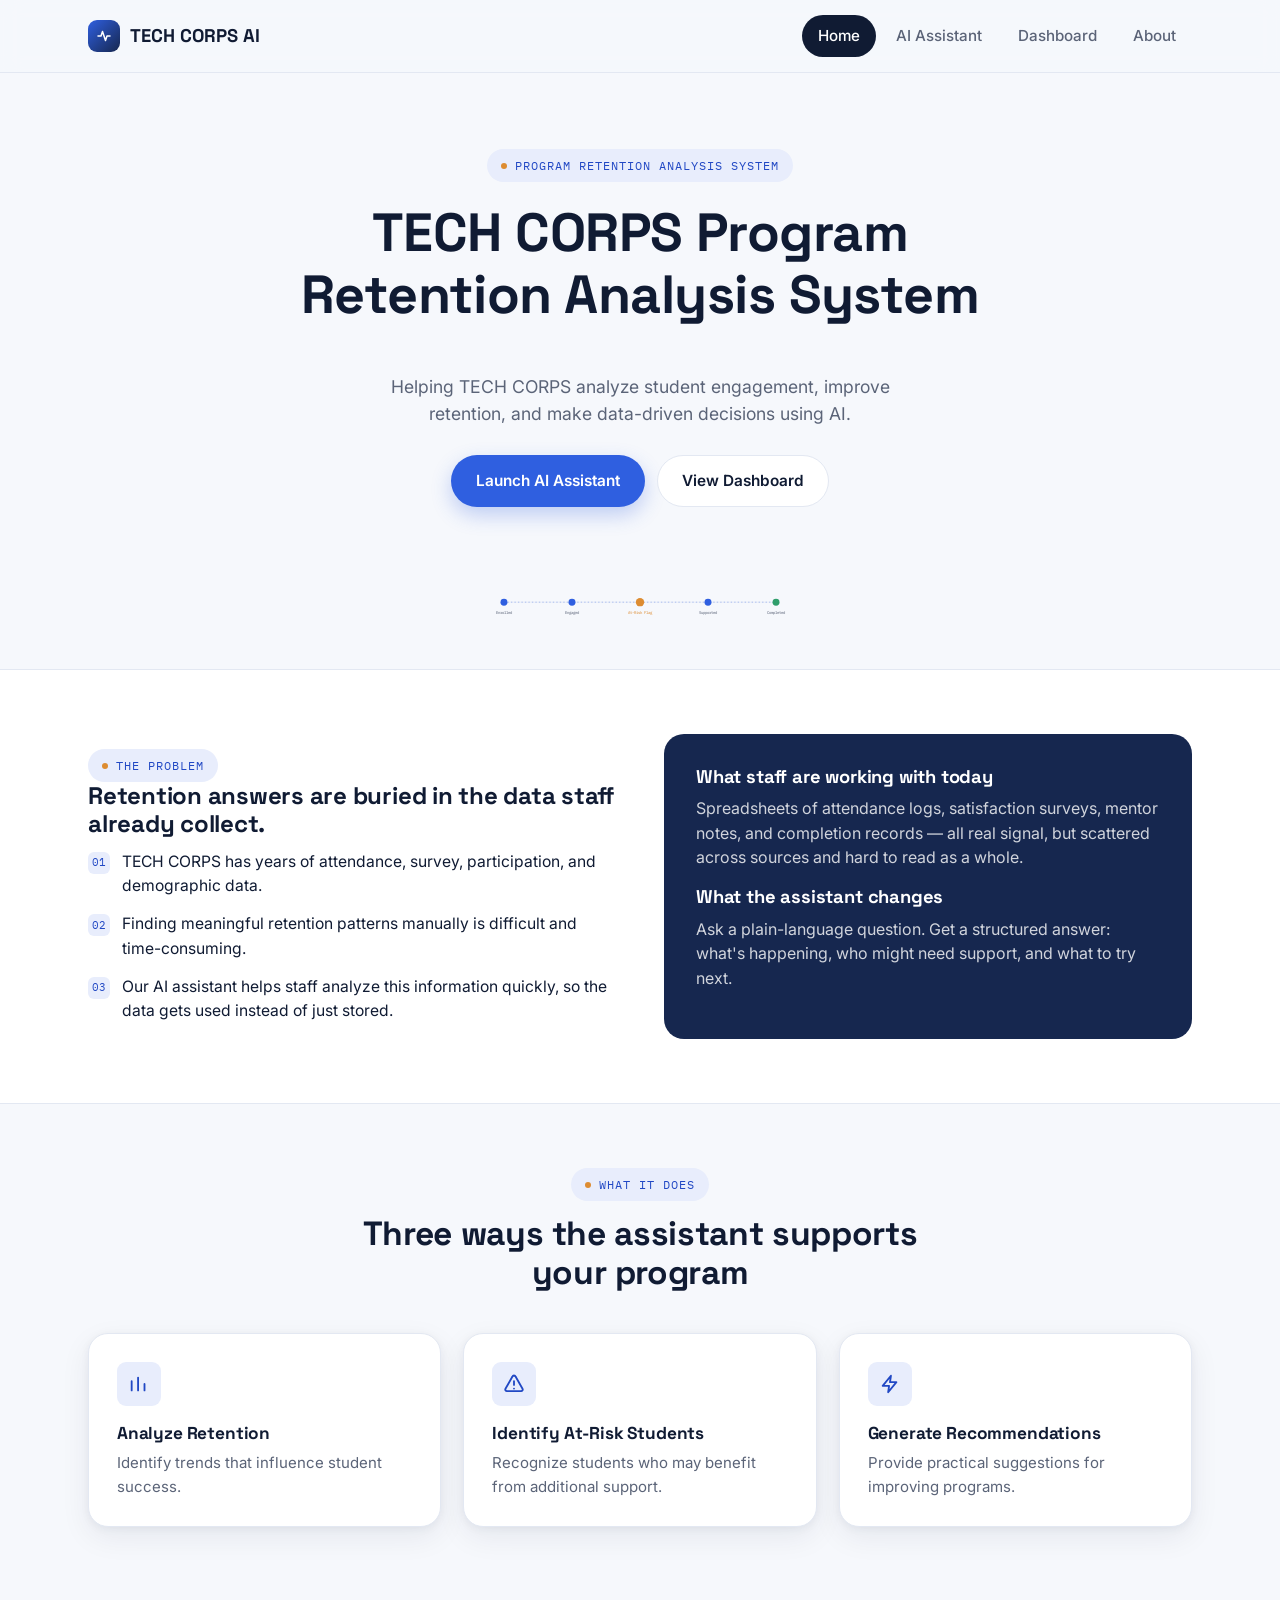
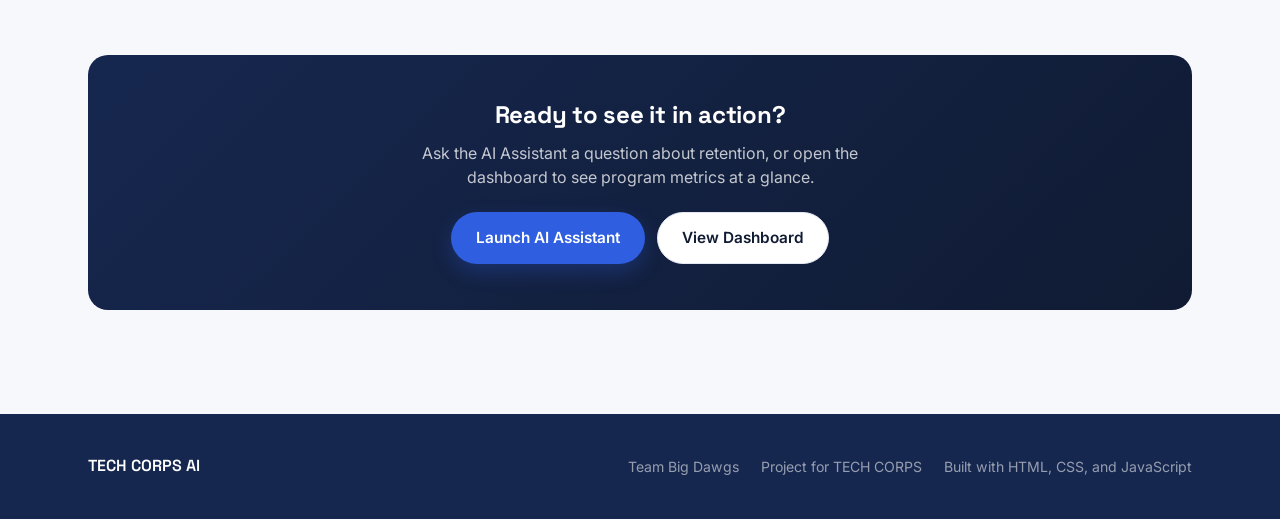
<file: index.html>
<!DOCTYPE html>
<html lang="en">
<head>
  <meta charset="UTF-8" />
  <meta name="viewport" content="width=device-width, initial-scale=1.0" />
  <title>TECH CORPS AI — Program Retention Analysis System</title>
  <meta name="description" content="AI-powered retention analysis for TECH CORPS staff, coordinators, and mentors." />
  <link rel="stylesheet" href="style.css" />
</head>
<body>

  <!-- ============================== NAVIGATION ============================== -->
  <header class="site-nav">
    <div class="container">
      <a href="index.html" class="nav-brand">
        <span class="brand-mark">
          <svg viewBox="0 0 24 24" fill="none" xmlns="http://www.w3.org/2000/svg">
            <path d="M4 12h4l2-6 4 12 2-6h4" stroke="white" stroke-width="2" stroke-linecap="round" stroke-linejoin="round"/>
          </svg>
        </span>
        TECH CORPS AI
      </a>
      <nav>
        <ul class="nav-links">
          <li><a href="index.html">Home</a></li>
          <li><a href="chatbot.html">AI Assistant</a></li>
          <li><a href="dashboard.html">Dashboard</a></li>
          <li><a href="about.html">About</a></li>
        </ul>
      </nav>
      <button class="nav-toggle" aria-label="Toggle navigation" aria-expanded="false">
        <span></span>
      </button>
    </div>
  </header>

  <!-- ============================== HERO ============================== -->
  <section class="hero">
    <div class="container">
      <span class="eyebrow"><span class="dot"></span> Program Retention Analysis System</span>
      <h1>TECH CORPS Program Retention Analysis System</h1>
      <p class="lede">Helping TECH CORPS analyze student engagement, improve retention, and make data-driven decisions using AI.</p>
      <div class="hero-actions">
        <a href="chatbot.html" class="btn btn-primary">Launch AI Assistant</a>
        <a href="dashboard.html" class="btn btn-secondary">View Dashboard</a>
      </div>

      <!-- Signature visual: a student's path through the program. This
           same "pathway" idea reappears as a quiet divider on the other
           pages, so the retention story threads through the whole site. -->
      <div class="pathway">
        <svg viewBox="0 0 860 130" xmlns="http://www.w3.org/2000/svg" role="img" aria-label="Student journey from enrollment to program completion, with an at-risk stage flagged">
          <line x1="40" y1="55" x2="820" y2="55" stroke="var(--color-line)" stroke-width="2"/>
          <line x1="40" y1="55" x2="820" y2="55" stroke="var(--color-blue)" stroke-width="2" stroke-dasharray="4 6" opacity="0.5"/>

          <g>
            <circle cx="40" cy="55" r="10" style="fill:var(--color-blue)"/>
            <text x="40" y="90" text-anchor="middle" style="font-family:var(--font-mono); font-size:12px; fill:var(--color-slate)">Enrolled</text>
          </g>
          <g>
            <circle cx="235" cy="55" r="10" style="fill:var(--color-blue)"/>
            <text x="235" y="90" text-anchor="middle" style="font-family:var(--font-mono); font-size:12px; fill:var(--color-slate)">Engaged</text>
          </g>
          <g>
            <circle cx="430" cy="55" r="12" style="fill:var(--color-amber)"/>
            <text x="430" y="90" text-anchor="middle" style="font-family:var(--font-mono); font-size:12px; fill:var(--color-amber)">At-Risk Flag</text>
          </g>
          <g>
            <circle cx="625" cy="55" r="10" style="fill:var(--color-blue)"/>
            <text x="625" y="90" text-anchor="middle" style="font-family:var(--font-mono); font-size:12px; fill:var(--color-slate)">Supported</text>
          </g>
          <g>
            <circle cx="820" cy="55" r="10" style="fill:var(--color-green)"/>
            <text x="820" y="90" text-anchor="middle" style="font-family:var(--font-mono); font-size:12px; fill:var(--color-slate)">Completed</text>
          </g>
        </svg>
      </div>
    </div>
  </section>

  <!-- ============================== PROBLEM ============================== -->
  <section class="problem">
    <div class="container problem-grid">
      <div>
        <span class="eyebrow"><span class="dot"></span> The Problem</span>
        <h2>Retention answers are buried in the data staff already collect.</h2>
        <ul class="problem-list">
          <li><span class="marker">01</span> TECH CORPS has years of attendance, survey, participation, and demographic data.</li>
          <li><span class="marker">02</span> Finding meaningful retention patterns manually is difficult and time-consuming.</li>
          <li><span class="marker">03</span> Our AI assistant helps staff analyze this information quickly, so the data gets used instead of just stored.</li>
        </ul>
      </div>
      <div class="problem-panel">
        <h3>What staff are working with today</h3>
        <p>Spreadsheets of attendance logs, satisfaction surveys, mentor notes, and completion records — all real signal, but scattered across sources and hard to read as a whole.</p>
        <h3>What the assistant changes</h3>
        <p>Ask a plain-language question. Get a structured answer: what's happening, who might need support, and what to try next.</p>
      </div>
    </div>
  </section>

  <!-- ============================== FEATURES ============================== -->
  <section class="features">
    <div class="container">
      <div class="section-head">
        <span class="eyebrow"><span class="dot"></span> What It Does</span>
        <h2>Three ways the assistant supports your program</h2>
      </div>
      <div class="feature-grid">
        <div class="card">
          <div class="card-icon">
            <svg viewBox="0 0 24 24" fill="none" xmlns="http://www.w3.org/2000/svg">
              <path d="M4 19V9M11 19V5M18 19v-7" stroke="currentColor" stroke-width="2" stroke-linecap="round"/>
            </svg>
          </div>
          <h3>Analyze Retention</h3>
          <p>Identify trends that influence student success.</p>
        </div>
        <div class="card">
          <div class="card-icon">
            <svg viewBox="0 0 24 24" fill="none" xmlns="http://www.w3.org/2000/svg">
              <path d="M12 9v4m0 4h.01M10.3 3.9L2.7 17.1a1.8 1.8 0 001.55 2.7h15.5a1.8 1.8 0 001.55-2.7L13.7 3.9a1.8 1.8 0 00-3.4 0z" stroke="currentColor" stroke-width="2" stroke-linecap="round" stroke-linejoin="round"/>
            </svg>
          </div>
          <h3>Identify At-Risk Students</h3>
          <p>Recognize students who may benefit from additional support.</p>
        </div>
        <div class="card">
          <div class="card-icon">
            <svg viewBox="0 0 24 24" fill="none" xmlns="http://www.w3.org/2000/svg">
              <path d="M13 3L4 14h7l-1 7 9-11h-7l1-7z" stroke="currentColor" stroke-width="2" stroke-linecap="round" stroke-linejoin="round"/>
            </svg>
          </div>
          <h3>Generate Recommendations</h3>
          <p>Provide practical suggestions for improving programs.</p>
        </div>
      </div>
    </div>
  </section>

  <!-- ============================== CTA ============================== -->
  <section>
    <div class="container">
      <div class="cta-band">
        <h2>Ready to see it in action?</h2>
        <p>Ask the AI Assistant a question about retention, or open the dashboard to see program metrics at a glance.</p>
        <div class="hero-actions">
          <a href="chatbot.html" class="btn btn-primary">Launch AI Assistant</a>
          <a href="dashboard.html" class="btn btn-secondary">View Dashboard</a>
        </div>
      </div>
    </div>
  </section>

  <!-- ============================== FOOTER ============================== -->
  <footer class="site-footer">
    <div class="container footer-grid">
      <span class="footer-brand">TECH CORPS AI</span>
      <div class="footer-meta">
        <span>Team Big Dawgs</span>
        <span>Project for TECH CORPS</span>
        <span>Built with HTML, CSS, and JavaScript</span>
      </div>
    </div>
  </footer>

  <script src="script.js"></script>
</body>
</html>
</file>
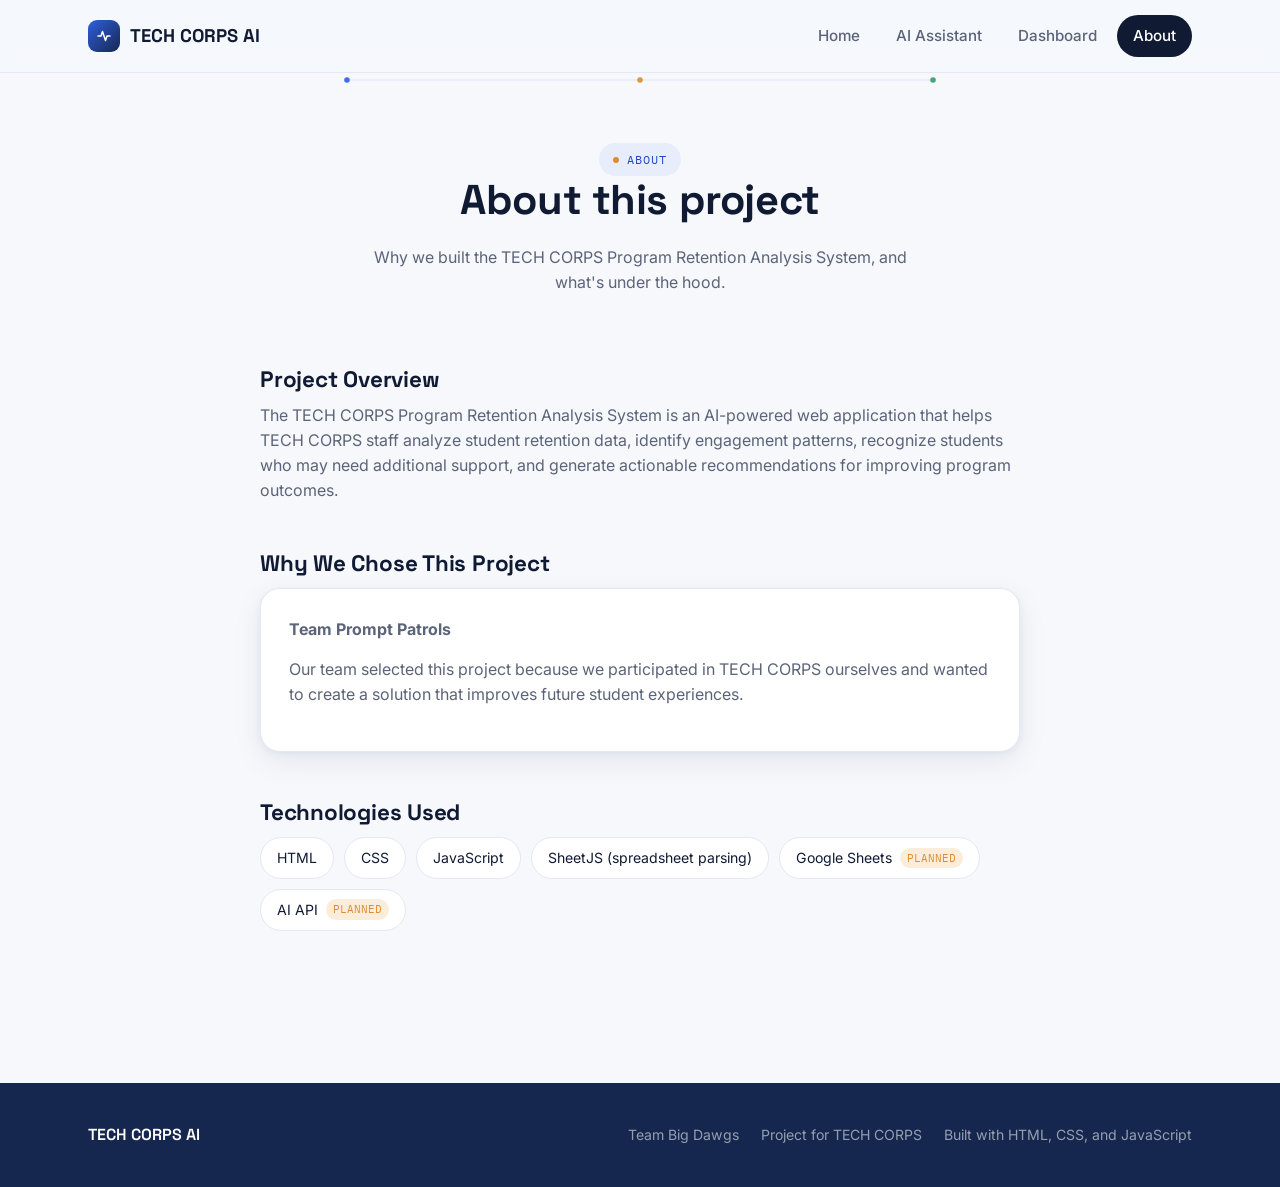
<file: about.html>
<!DOCTYPE html>
<html lang="en">
<head>
  <meta charset="UTF-8" />
  <meta name="viewport" content="width=device-width, initial-scale=1.0" />
  <title>About — TECH CORPS AI</title>
  <meta name="description" content="About the TECH CORPS Program Retention Analysis System and the team behind it." />
  <link rel="stylesheet" href="style.css" />
</head>
<body>

  <!-- ============================== NAVIGATION ============================== -->
  <header class="site-nav">
    <div class="container">
      <a href="index.html" class="nav-brand">
        <span class="brand-mark">
          <svg viewBox="0 0 24 24" fill="none" xmlns="http://www.w3.org/2000/svg">
            <path d="M4 12h4l2-6 4 12 2-6h4" stroke="white" stroke-width="2" stroke-linecap="round" stroke-linejoin="round"/>
          </svg>
        </span>
        TECH CORPS AI
      </a>
      <nav>
        <ul class="nav-links">
          <li><a href="index.html">Home</a></li>
          <li><a href="chatbot.html">AI Assistant</a></li>
          <li><a href="dashboard.html">Dashboard</a></li>
          <li><a href="about.html">About</a></li>
        </ul>
      </nav>
      <button class="nav-toggle" aria-label="Toggle navigation" aria-expanded="false">
        <span></span>
      </button>
    </div>
  </header>

  <div class="container">
    <div class="pathway-divider">
      <svg viewBox="0 0 860 20" xmlns="http://www.w3.org/2000/svg" aria-hidden="true" style="width:100%; max-width:600px; margin:0 auto; display:block;">
        <line x1="10" y1="10" x2="850" y2="10" stroke="var(--color-line)" stroke-width="2"/>
        <circle cx="10" cy="10" r="4" style="fill:var(--color-blue)"/>
        <circle cx="430" cy="10" r="4" style="fill:var(--color-amber)"/>
        <circle cx="850" cy="10" r="4" style="fill:var(--color-green)"/>
      </svg>
    </div>
  </div>

  <!-- ============================== PAGE HEADER ============================== -->
  <section class="page-header">
    <div class="container">
      <span class="eyebrow"><span class="dot"></span> About</span>
      <h1>About this project</h1>
      <p class="lede">Why we built the TECH CORPS Program Retention Analysis System, and what's under the hood.</p>
    </div>
  </section>

  <!-- ============================== CONTENT ============================== -->
  <section>
    <div class="container">

      <div class="about-block">
        <h2>Project Overview</h2>
        <p>The TECH CORPS Program Retention Analysis System is an AI-powered web application that helps TECH CORPS staff analyze student retention data, identify engagement patterns, recognize students who may need additional support, and generate actionable recommendations for improving program outcomes.</p>
      </div>

      <div class="about-block">
        <h2>Why We Chose This Project</h2>
        <div class="team-card">
          <p><strong>Team Prompt Patrols</strong></p>
          <p>Our team selected this project because we participated in TECH CORPS ourselves and wanted to create a solution that improves future student experiences.</p>
        </div>
      </div>

      <div class="about-block">
        <h2>Technologies Used</h2>
        <ul class="tech-list">
          <li>HTML</li>
          <li>CSS</li>
          <li>JavaScript</li>
          <li>SheetJS (spreadsheet parsing)</li>
          <li>Google Sheets <span class="planned">Planned</span></li>
          <li>AI API <span class="planned">Planned</span></li>
        </ul>
      </div>

    </div>
  </section>

  <!-- ============================== FOOTER ============================== -->
  <footer class="site-footer">
    <div class="container footer-grid">
      <span class="footer-brand">TECH CORPS AI</span>
      <div class="footer-meta">
        <span>Team Big Dawgs</span>
        <span>Project for TECH CORPS</span>
        <span>Built with HTML, CSS, and JavaScript</span>
      </div>
    </div>
  </footer>

  <script src="script.js"></script>
</body>
</html>
</file>
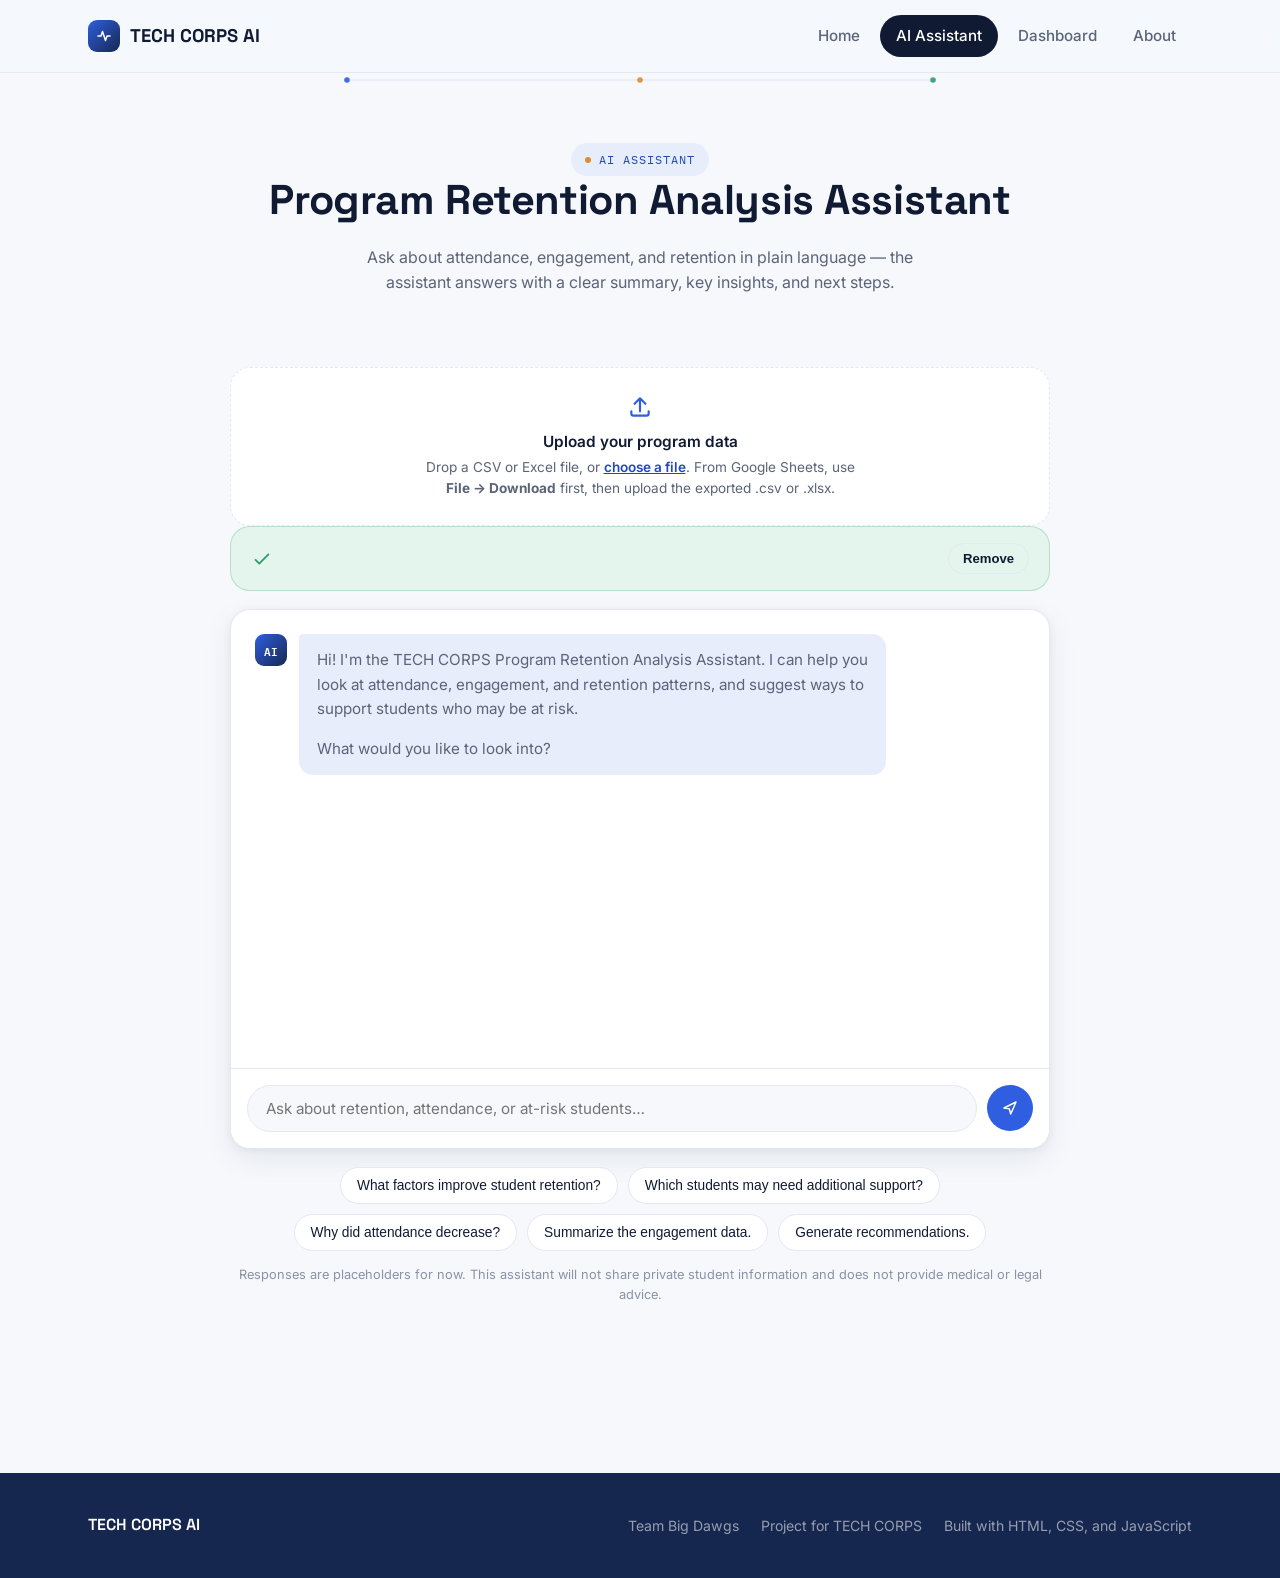
<file: chatbot.html>
<!DOCTYPE html>
<html lang="en">
<head>
  <meta charset="UTF-8" />
  <meta name="viewport" content="width=device-width, initial-scale=1.0" />
  <title>AI Assistant — TECH CORPS AI</title>
  <meta name="description" content="Ask the TECH CORPS Program Retention Analysis Assistant about attendance, engagement, and retention." />
  <link rel="stylesheet" href="style.css" />
</head>
<body>

  <!-- ============================== NAVIGATION ============================== -->
  <header class="site-nav">
    <div class="container">
      <a href="index.html" class="nav-brand">
        <span class="brand-mark">
          <svg viewBox="0 0 24 24" fill="none" xmlns="http://www.w3.org/2000/svg">
            <path d="M4 12h4l2-6 4 12 2-6h4" stroke="white" stroke-width="2" stroke-linecap="round" stroke-linejoin="round"/>
          </svg>
        </span>
        TECH CORPS AI
      </a>
      <nav>
        <ul class="nav-links">
          <li><a href="index.html">Home</a></li>
          <li><a href="chatbot.html">AI Assistant</a></li>
          <li><a href="dashboard.html">Dashboard</a></li>
          <li><a href="about.html">About</a></li>
        </ul>
      </nav>
      <button class="nav-toggle" aria-label="Toggle navigation" aria-expanded="false">
        <span></span>
      </button>
    </div>
  </header>

  <!-- Quiet echo of the homepage's pathway motif, used here as a section divider -->
  <div class="container">
    <div class="pathway-divider">
      <svg viewBox="0 0 860 20" xmlns="http://www.w3.org/2000/svg" aria-hidden="true" style="width:100%; max-width:600px; margin:0 auto; display:block;">
        <line x1="10" y1="10" x2="850" y2="10" stroke="var(--color-line)" stroke-width="2"/>
        <circle cx="10" cy="10" r="4" style="fill:var(--color-blue)"/>
        <circle cx="430" cy="10" r="4" style="fill:var(--color-amber)"/>
        <circle cx="850" cy="10" r="4" style="fill:var(--color-green)"/>
      </svg>
    </div>
  </div>

  <!-- ============================== PAGE HEADER ============================== -->
  <section class="page-header">
    <div class="container">
      <span class="eyebrow"><span class="dot"></span> AI Assistant</span>
      <h1>Program Retention Analysis Assistant</h1>
      <p class="lede">Ask about attendance, engagement, and retention in plain language — the assistant answers with a clear summary, key insights, and next steps.</p>
    </div>
  </section>

  <!-- ============================== CHAT ============================== -->
  <section>
    <div class="container">
      <div class="chat-shell">

        <!-- ============================== DATA UPLOAD ============================== -->
        <div class="upload-panel">
          <div class="upload-zone" id="uploadZone" tabindex="0" role="button" aria-label="Upload a spreadsheet">
            <svg viewBox="0 0 24 24" fill="none" xmlns="http://www.w3.org/2000/svg" class="upload-icon">
              <path d="M12 16V4m0 0L7 9m5-5l5 5" stroke="currentColor" stroke-width="2" stroke-linecap="round" stroke-linejoin="round"/>
              <path d="M4 16v2a2 2 0 002 2h12a2 2 0 002-2v-2" stroke="currentColor" stroke-width="2" stroke-linecap="round" stroke-linejoin="round"/>
            </svg>
            <p class="upload-title">Upload your program data</p>
            <p class="upload-hint">Drop a CSV or Excel file, or <span class="upload-link">choose a file</span>. From Google Sheets, use <strong>File → Download</strong> first, then upload the exported .csv or .xlsx.</p>
            <input type="file" id="fileInput" accept=".csv,.xlsx,.xls" hidden />
          </div>

          <div class="upload-status" id="uploadStatus" hidden>
            <svg viewBox="0 0 24 24" fill="none" xmlns="http://www.w3.org/2000/svg" class="upload-status-icon">
              <path d="M5 13l4 4L19 7" stroke="currentColor" stroke-width="2" stroke-linecap="round" stroke-linejoin="round"/>
            </svg>
            <div class="upload-status-text">
              <p class="upload-filename" id="uploadFilename"></p>
              <p class="upload-meta" id="uploadMeta"></p>
            </div>
            <button type="button" class="upload-remove" id="uploadRemove">Remove</button>
          </div>

          <p class="upload-error" id="uploadError" hidden></p>
        </div>

        <div class="chat-window">
          <div class="chat-log" id="chatLog">
            <!-- Opening message from the assistant -->
            <div class="msg msg-ai">
              <div class="msg-avatar">AI</div>
              <div class="msg-bubble">
                <p>Hi! I'm the TECH CORPS Program Retention Analysis Assistant. I can help you look at attendance, engagement, and retention patterns, and suggest ways to support students who may be at risk.</p>
                <p>What would you like to look into?</p>
              </div>
            </div>
          </div>

          <form class="chat-input-row" id="chatForm">
            <label for="chatInput" class="sr-only" style="position:absolute; left:-9999px;">Message the assistant</label>
            <input type="text" id="chatInput" name="chatInput" placeholder="Ask about retention, attendance, or at-risk students…" autocomplete="off" />
            <button type="submit" aria-label="Send message">
              <svg viewBox="0 0 24 24" fill="none" xmlns="http://www.w3.org/2000/svg">
                <path d="M4 12L20 4L13 20L11 13L4 12Z" stroke="white" stroke-width="2" stroke-linejoin="round" stroke-linecap="round"/>
              </svg>
            </button>
          </form>
        </div>

        <!-- ============================== SUGGESTED PROMPTS ============================== -->
        <div class="suggested-prompts">
          <button type="button" class="prompt-chip">What factors improve student retention?</button>
          <button type="button" class="prompt-chip">Which students may need additional support?</button>
          <button type="button" class="prompt-chip">Why did attendance decrease?</button>
          <button type="button" class="prompt-chip">Summarize the engagement data.</button>
          <button type="button" class="prompt-chip">Generate recommendations.</button>
        </div>

        <p class="chat-disclaimer">Responses are placeholders for now. This assistant will not share private student information and does not provide medical or legal advice.</p>
      </div>
    </div>
  </section>

  <!-- ============================== FOOTER ============================== -->
  <footer class="site-footer">
    <div class="container footer-grid">
      <span class="footer-brand">TECH CORPS AI</span>
      <div class="footer-meta">
        <span>Team Big Dawgs</span>
        <span>Project for TECH CORPS</span>
        <span>Built with HTML, CSS, and JavaScript</span>
      </div>
    </div>
  </footer>

  <!-- SheetJS reads spreadsheet files (.csv, .xlsx, .xls) entirely in the
       browser — no server needed. This is what makes the upload feature
       below work without a backend. -->
  <script src="https://cdn.sheetjs.com/xlsx-latest/package/dist/xlsx.full.min.js"></script>
  <script src="script.js"></script>
</body>
</html>
</file>
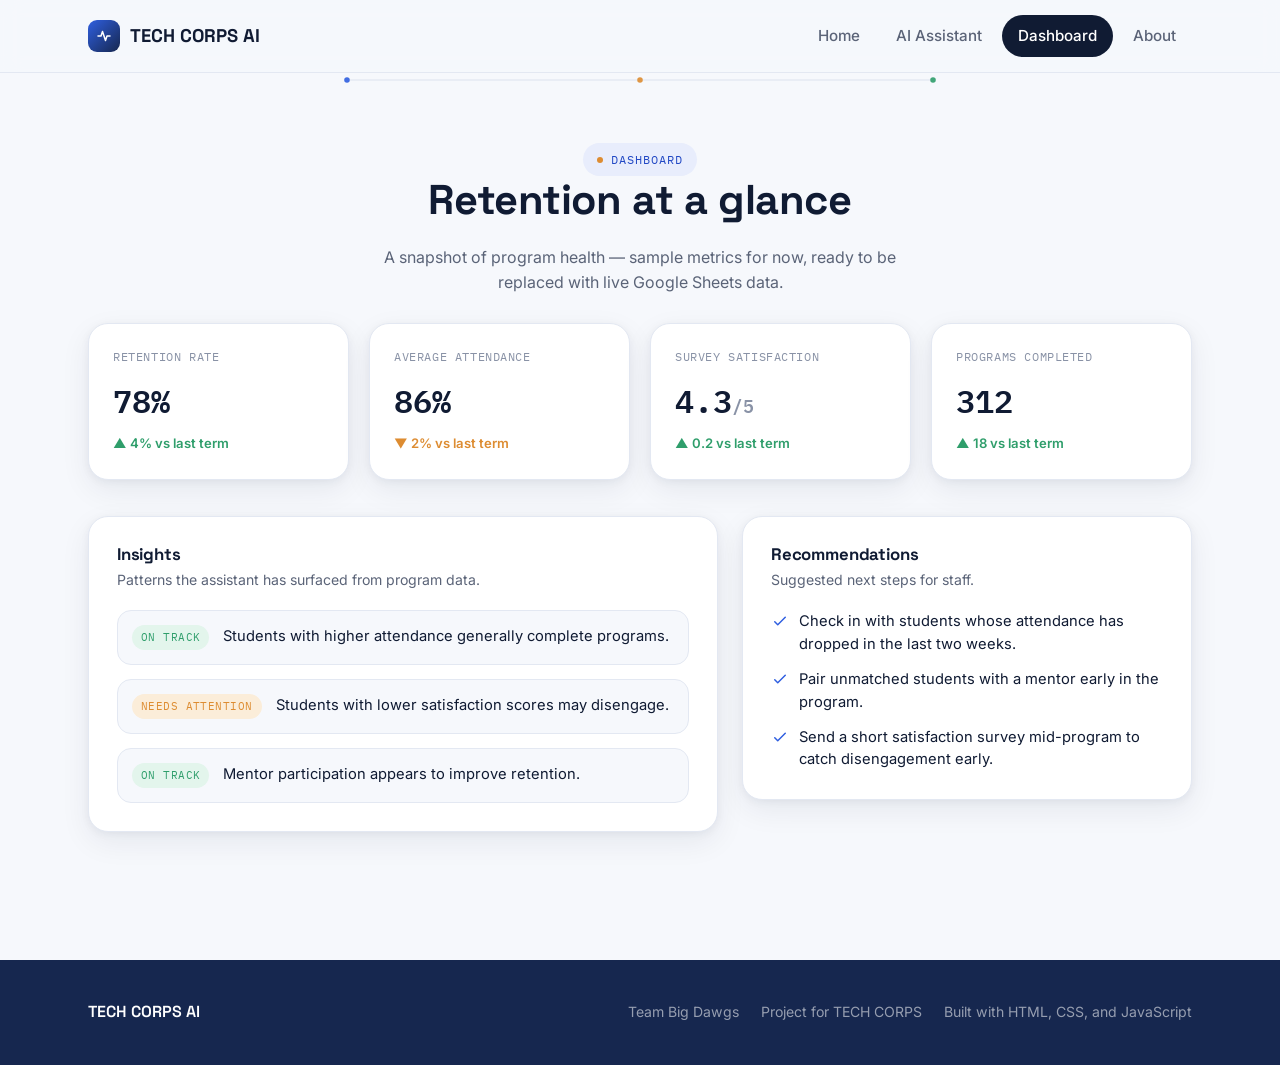
<file: dashboard.html>
<!DOCTYPE html>
<html lang="en">
<head>
  <meta charset="UTF-8" />
  <meta name="viewport" content="width=device-width, initial-scale=1.0" />
  <title>Dashboard — TECH CORPS AI</title>
  <meta name="description" content="Retention analytics dashboard for TECH CORPS staff." />
  <link rel="stylesheet" href="style.css" />
</head>
<body>

  <!-- ============================== NAVIGATION ============================== -->
  <header class="site-nav">
    <div class="container">
      <a href="index.html" class="nav-brand">
        <span class="brand-mark">
          <svg viewBox="0 0 24 24" fill="none" xmlns="http://www.w3.org/2000/svg">
            <path d="M4 12h4l2-6 4 12 2-6h4" stroke="white" stroke-width="2" stroke-linecap="round" stroke-linejoin="round"/>
          </svg>
        </span>
        TECH CORPS AI
      </a>
      <nav>
        <ul class="nav-links">
          <li><a href="index.html">Home</a></li>
          <li><a href="chatbot.html">AI Assistant</a></li>
          <li><a href="dashboard.html">Dashboard</a></li>
          <li><a href="about.html">About</a></li>
        </ul>
      </nav>
      <button class="nav-toggle" aria-label="Toggle navigation" aria-expanded="false">
        <span></span>
      </button>
    </div>
  </header>

  <div class="container">
    <div class="pathway-divider">
      <svg viewBox="0 0 860 20" xmlns="http://www.w3.org/2000/svg" aria-hidden="true" style="width:100%; max-width:600px; margin:0 auto; display:block;">
        <line x1="10" y1="10" x2="850" y2="10" stroke="var(--color-line)" stroke-width="2"/>
        <circle cx="10" cy="10" r="4" style="fill:var(--color-blue)"/>
        <circle cx="430" cy="10" r="4" style="fill:var(--color-amber)"/>
        <circle cx="850" cy="10" r="4" style="fill:var(--color-green)"/>
      </svg>
    </div>
  </div>

  <!-- ============================== PAGE HEADER ============================== -->
  <section class="page-header">
    <div class="container">
      <span class="eyebrow"><span class="dot"></span> Dashboard</span>
      <h1>Retention at a glance</h1>
      <p class="lede">A snapshot of program health — sample metrics for now, ready to be replaced with live Google Sheets data.</p>
    </div>
  </section>

  <!-- ============================== STATS ============================== -->
  <section style="padding-top: 20px;">
    <div class="container">

      <div class="stat-grid">
        <div class="stat-card">
          <div class="stat-label">Retention Rate</div>
          <div class="stat-value">78%</div>
          <span class="stat-trend up">▲ 4% vs last term</span>
        </div>
        <div class="stat-card">
          <div class="stat-label">Average Attendance</div>
          <div class="stat-value">86%</div>
          <span class="stat-trend down">▼ 2% vs last term</span>
        </div>
        <div class="stat-card">
          <div class="stat-label">Survey Satisfaction</div>
          <div class="stat-value">4.3<span style="font-size:1.1rem; color:var(--color-slate-light);">/5</span></div>
          <span class="stat-trend up">▲ 0.2 vs last term</span>
        </div>
        <div class="stat-card">
          <div class="stat-label">Programs Completed</div>
          <div class="stat-value">312</div>
          <span class="stat-trend up">▲ 18 vs last term</span>
        </div>
      </div>

      <!-- ============================== INSIGHTS + RECOMMENDATIONS ============================== -->
      <div class="dash-grid">
        <div class="panel">
          <h3>Insights</h3>
          <p class="panel-sub">Patterns the assistant has surfaced from program data.</p>
          <ul class="insight-list">
            <li class="insight-item">
              <span class="insight-tag positive">On track</span>
              <span class="insight-text">Students with higher attendance generally complete programs.</span>
            </li>
            <li class="insight-item">
              <span class="insight-tag attention">Needs attention</span>
              <span class="insight-text">Students with lower satisfaction scores may disengage.</span>
            </li>
            <li class="insight-item">
              <span class="insight-tag positive">On track</span>
              <span class="insight-text">Mentor participation appears to improve retention.</span>
            </li>
          </ul>
        </div>

        <div class="panel">
          <h3>Recommendations</h3>
          <p class="panel-sub">Suggested next steps for staff.</p>
          <ul class="recommend-list">
            <li>
              <svg viewBox="0 0 24 24" fill="none" xmlns="http://www.w3.org/2000/svg"><path d="M5 13l4 4L19 7" stroke="currentColor" stroke-width="2" stroke-linecap="round" stroke-linejoin="round"/></svg>
              Check in with students whose attendance has dropped in the last two weeks.
            </li>
            <li>
              <svg viewBox="0 0 24 24" fill="none" xmlns="http://www.w3.org/2000/svg"><path d="M5 13l4 4L19 7" stroke="currentColor" stroke-width="2" stroke-linecap="round" stroke-linejoin="round"/></svg>
              Pair unmatched students with a mentor early in the program.
            </li>
            <li>
              <svg viewBox="0 0 24 24" fill="none" xmlns="http://www.w3.org/2000/svg"><path d="M5 13l4 4L19 7" stroke="currentColor" stroke-width="2" stroke-linecap="round" stroke-linejoin="round"/></svg>
              Send a short satisfaction survey mid-program to catch disengagement early.
            </li>
          </ul>
        </div>
      </div>

    </div>
  </section>

  <!-- ============================== FOOTER ============================== -->
  <footer class="site-footer">
    <div class="container footer-grid">
      <span class="footer-brand">TECH CORPS AI</span>
      <div class="footer-meta">
        <span>Team Big Dawgs</span>
        <span>Project for TECH CORPS</span>
        <span>Built with HTML, CSS, and JavaScript</span>
      </div>
    </div>
  </footer>

  <script src="script.js"></script>
</body>
</html>
</file>
<file: style.css>
/* ==========================================================================
   TECH CORPS AI — shared stylesheet
   Design tokens live at the top as CSS custom properties so every page
   (index, chatbot, dashboard, about) stays visually consistent.
   ========================================================================== */

@import url('https://fonts.googleapis.com/css2?family=Space+Grotesk:wght@500;600;700&family=Inter:wght@400;500;600;700&family=IBM+Plex+Mono:wght@500;600&display=swap');

:root {
  /* --- Color palette ---------------------------------------------------
     Deep navy + signal blue carry the "trustworthy software" read the
     brief asks for. A single warm amber is reserved ONLY for things that
     need a staff member's attention (an at-risk flag, a risk-factor tag)
     so the color itself becomes meaningful, not decorative. */
  --color-ink: #101b33;        /* headings, primary text */
  --color-navy: #16274f;       /* nav bar, footer, dark surfaces */
  --color-navy-soft: #22335e;
  --color-blue: #2f5fe0;       /* primary actions, links */
  --color-blue-dark: #2148c4;
  --color-blue-light: #e8edfc; /* tinted backgrounds */
  --color-amber: #dd8c31;      /* "needs attention" accent — used sparingly */
  --color-amber-light: #fbedd9;
  --color-green: #2f9e6b;      /* "on track" accent — used sparingly */
  --color-green-light: #e3f5ec;
  --color-paper: #f6f8fc;      /* page background */
  --color-white: #ffffff;
  --color-slate: #5b6478;      /* secondary text */
  --color-slate-light: #8992a6;
  --color-line: #e3e8f2;       /* hairlines, borders */

  /* --- Type -------------------------------------------------------------
     Space Grotesk gives headings a geometric, "product" edge without
     being the default serif/Inter combo. Inter carries body copy for
     legibility. Plex Mono is reserved for numbers/data so stats read as
     data, not decoration. */
  --font-display: 'Space Grotesk', 'Segoe UI', sans-serif;
  --font-body: 'Inter', 'Segoe UI', sans-serif;
  --font-mono: 'IBM Plex Mono', 'Courier New', monospace;

  /* --- Shape & elevation --- */
  --radius-lg: 20px;
  --radius-md: 14px;
  --radius-sm: 9px;
  --shadow-soft: 0 10px 30px rgba(16, 27, 51, 0.07), 0 2px 8px rgba(16, 27, 51, 0.05);
  --shadow-lift: 0 16px 40px rgba(16, 27, 51, 0.12), 0 4px 12px rgba(16, 27, 51, 0.06);
  --max-width: 1160px;
}

/* --------------------------------------------------------------------- */
/* Reset & base                                                          */
/* --------------------------------------------------------------------- */

* {
  box-sizing: border-box;
}

html {
  scroll-behavior: smooth;
}

@media (prefers-reduced-motion: reduce) {
  html {
    scroll-behavior: auto;
  }
  * {
    animation-duration: 0.001ms !important;
    transition-duration: 0.001ms !important;
  }
}

body {
  margin: 0;
  font-family: var(--font-body);
  color: var(--color-ink);
  background: var(--color-paper);
  line-height: 1.55;
  -webkit-font-smoothing: antialiased;
}

h1, h2, h3, h4 {
  font-family: var(--font-display);
  color: var(--color-ink);
  margin: 0 0 0.5em 0;
  line-height: 1.15;
  letter-spacing: -0.01em;
}

p {
  margin: 0 0 1em 0;
  color: var(--color-slate);
}

a {
  color: var(--color-blue);
  text-decoration: none;
}

img, svg {
  max-width: 100%;
  display: block;
}

.container {
  max-width: var(--max-width);
  margin: 0 auto;
  padding: 0 28px;
}

:focus-visible {
  outline: 2px solid var(--color-blue);
  outline-offset: 3px;
  border-radius: 4px;
}

/* --------------------------------------------------------------------- */
/* Navigation                                                             */
/* --------------------------------------------------------------------- */

.site-nav {
  position: sticky;
  top: 0;
  z-index: 100;
  background: rgba(246, 248, 252, 0.9);
  backdrop-filter: blur(10px);
  border-bottom: 1px solid var(--color-line);
}

.site-nav .container {
  display: flex;
  align-items: center;
  justify-content: space-between;
  height: 72px;
}

.nav-brand {
  display: flex;
  align-items: center;
  gap: 10px;
  font-family: var(--font-display);
  font-weight: 700;
  font-size: 1.15rem;
  color: var(--color-ink);
}

.nav-brand .brand-mark {
  width: 32px;
  height: 32px;
  border-radius: 9px;
  background: linear-gradient(135deg, var(--color-blue) 0%, var(--color-navy) 100%);
  display: grid;
  place-items: center;
  flex-shrink: 0;
}

.nav-brand .brand-mark svg {
  width: 18px;
  height: 18px;
}

.nav-links {
  display: flex;
  align-items: center;
  gap: 4px;
  list-style: none;
  margin: 0;
  padding: 0;
}

.nav-links a {
  display: inline-block;
  padding: 9px 16px;
  border-radius: 999px;
  color: var(--color-slate);
  font-weight: 500;
  font-size: 0.95rem;
  transition: background 0.2s ease, color 0.2s ease;
}

.nav-links a:hover {
  background: var(--color-blue-light);
  color: var(--color-blue-dark);
}

.nav-links a.active {
  background: var(--color-ink);
  color: var(--color-white);
}

.nav-toggle {
  display: none;
  background: none;
  border: 1px solid var(--color-line);
  border-radius: var(--radius-sm);
  width: 42px;
  height: 42px;
  cursor: pointer;
  align-items: center;
  justify-content: center;
}

.nav-toggle span,
.nav-toggle span::before,
.nav-toggle span::after {
  display: block;
  width: 18px;
  height: 2px;
  background: var(--color-ink);
  position: relative;
  transition: transform 0.2s ease;
}

.nav-toggle span::before,
.nav-toggle span::after {
  content: "";
  position: absolute;
}

.nav-toggle span::before { top: -6px; }
.nav-toggle span::after { top: 6px; }

/* --------------------------------------------------------------------- */
/* Buttons                                                                */
/* --------------------------------------------------------------------- */

.btn {
  display: inline-flex;
  align-items: center;
  justify-content: center;
  gap: 8px;
  padding: 13px 24px;
  border-radius: 999px;
  font-family: var(--font-body);
  font-weight: 600;
  font-size: 0.96rem;
  border: 1px solid transparent;
  cursor: pointer;
  transition: transform 0.15s ease, box-shadow 0.15s ease, background 0.15s ease;
  white-space: nowrap;
}

.btn:active {
  transform: translateY(1px);
}

.btn-primary {
  background: var(--color-blue);
  color: var(--color-white);
  box-shadow: 0 8px 20px rgba(47, 95, 224, 0.28);
}

.btn-primary:hover {
  background: var(--color-blue-dark);
  box-shadow: 0 10px 24px rgba(47, 95, 224, 0.36);
}

.btn-secondary {
  background: var(--color-white);
  color: var(--color-ink);
  border-color: var(--color-line);
}

.btn-secondary:hover {
  border-color: var(--color-blue);
  color: var(--color-blue-dark);
}

.btn-block {
  width: 100%;
}

/* --------------------------------------------------------------------- */
/* Hero                                                                   */
/* --------------------------------------------------------------------- */

.hero {
  padding: 76px 0 40px;
}

.hero .container {
  display: grid;
  gap: 20px;
  max-width: 760px;
  text-align: center;
  margin: 0 auto;
}

.eyebrow {
  display: inline-flex;
  align-items: center;
  gap: 8px;
  justify-content: center;
  font-family: var(--font-mono);
  font-size: 0.78rem;
  letter-spacing: 0.08em;
  text-transform: uppercase;
  color: var(--color-blue-dark);
  background: var(--color-blue-light);
  border-radius: 999px;
  padding: 7px 14px;
  margin: 0 auto;
  width: fit-content;
}

.eyebrow .dot {
  width: 6px;
  height: 6px;
  border-radius: 50%;
  background: var(--color-amber);
}

.hero h1 {
  font-size: clamp(2.1rem, 4.2vw, 3.4rem);
}

.hero .lede {
  font-size: 1.1rem;
  max-width: 560px;
  margin: 0 auto;
}

.hero-actions {
  display: flex;
  gap: 12px;
  justify-content: center;
  flex-wrap: wrap;
  margin-top: 8px;
}

/* --- Pathway signature ---------------------------------------------------
   The recurring visual motif: a student's path through the program,
   rendered as a line of stage-nodes. It reappears (thinner, quieter) as a
   section divider on other pages so the "journey" idea threads through
   the whole product, not just the homepage. */

.pathway {
  margin: 56px auto 0;
  max-width: 920px;
}

.pathway svg {
  width: 100%;
  height: auto;
}

.pathway-caption {
  display: flex;
  justify-content: space-between;
  max-width: 920px;
  margin: 10px auto 0;
  padding: 0 4px;
}

.pathway-caption span {
  font-family: var(--font-mono);
  font-size: 0.72rem;
  color: var(--color-slate-light);
  text-transform: uppercase;
  letter-spacing: 0.05em;
}

.pathway-divider {
  margin: 0 0 8px;
  opacity: 0.9;
}

/* --------------------------------------------------------------------- */
/* Sections                                                               */
/* --------------------------------------------------------------------- */

section {
  padding: 64px 0;
}

.section-head {
  max-width: 620px;
  margin: 0 auto 40px;
  text-align: center;
}

.section-head .eyebrow {
  margin-bottom: 14px;
}

.section-head h2 {
  font-size: clamp(1.6rem, 3vw, 2.1rem);
}

/* Problem section */

.problem {
  background: var(--color-white);
  border-top: 1px solid var(--color-line);
  border-bottom: 1px solid var(--color-line);
}

.problem-grid {
  display: grid;
  grid-template-columns: 1fr 1fr;
  gap: 48px;
  align-items: center;
}

.problem-list {
  list-style: none;
  margin: 0;
  padding: 0;
  display: grid;
  gap: 14px;
}

.problem-list li {
  display: flex;
  gap: 12px;
  align-items: flex-start;
  font-size: 0.98rem;
  color: var(--color-ink);
}

.problem-list .marker {
  flex-shrink: 0;
  width: 22px;
  height: 22px;
  border-radius: 6px;
  background: var(--color-blue-light);
  color: var(--color-blue-dark);
  display: grid;
  place-items: center;
  font-family: var(--font-mono);
  font-size: 0.7rem;
  margin-top: 2px;
}

.problem-panel {
  background: var(--color-navy);
  border-radius: var(--radius-lg);
  padding: 32px;
  color: var(--color-white);
}

.problem-panel p {
  color: rgba(255, 255, 255, 0.8);
}

.problem-panel h3 {
  color: var(--color-white);
  font-size: 1.15rem;
}

/* Feature cards */

.feature-grid {
  display: grid;
  grid-template-columns: repeat(3, 1fr);
  gap: 22px;
}

.card {
  background: var(--color-white);
  border: 1px solid var(--color-line);
  border-radius: var(--radius-lg);
  padding: 28px;
  box-shadow: var(--shadow-soft);
  transition: transform 0.2s ease, box-shadow 0.2s ease;
}

.card:hover {
  transform: translateY(-4px);
  box-shadow: var(--shadow-lift);
}

.card-icon {
  width: 44px;
  height: 44px;
  border-radius: var(--radius-sm);
  background: var(--color-blue-light);
  display: grid;
  place-items: center;
  margin-bottom: 18px;
  color: var(--color-blue-dark);
}

.card-icon svg {
  width: 22px;
  height: 22px;
}

.card h3 {
  font-size: 1.08rem;
  margin-bottom: 8px;
}

.card p {
  font-size: 0.94rem;
  margin: 0;
}

/* CTA band */

.cta-band {
  background: linear-gradient(135deg, var(--color-navy) 0%, var(--color-ink) 100%);
  border-radius: var(--radius-lg);
  padding: 46px;
  text-align: center;
  color: var(--color-white);
}

.cta-band h2 {
  color: var(--color-white);
}

.cta-band p {
  color: rgba(255, 255, 255, 0.75);
  max-width: 480px;
  margin: 0 auto 22px;
}

/* --------------------------------------------------------------------- */
/* Footer                                                                 */
/* --------------------------------------------------------------------- */

.site-footer {
  background: var(--color-navy);
  color: rgba(255, 255, 255, 0.7);
  padding: 40px 0;
  margin-top: 40px;
}

.footer-grid {
  display: flex;
  justify-content: space-between;
  align-items: center;
  flex-wrap: wrap;
  gap: 16px;
}

.footer-brand {
  color: var(--color-white);
  font-family: var(--font-display);
  font-weight: 600;
}

.footer-meta {
  display: flex;
  gap: 22px;
  flex-wrap: wrap;
  font-size: 0.88rem;
}

.footer-meta span {
  color: rgba(255, 255, 255, 0.55);
}

/* --------------------------------------------------------------------- */
/* Page header (used on chatbot / dashboard / about)                     */
/* --------------------------------------------------------------------- */

.page-header {
  padding: 48px 0 8px;
  text-align: center;
}

.page-header h1 {
  font-size: clamp(1.8rem, 3.4vw, 2.6rem);
}

.page-header .lede {
  max-width: 560px;
  margin: 0 auto;
}

/* --------------------------------------------------------------------- */
/* Chatbot page                                                          */
/* --------------------------------------------------------------------- */

.chat-shell {
  max-width: 820px;
  margin: 0 auto 64px;
}

/* --- Data upload panel --- */

.upload-panel {
  margin-bottom: 18px;
}

.upload-zone {
  background: var(--color-white);
  border: 1.5px dashed var(--color-line);
  border-radius: var(--radius-lg);
  padding: 26px;
  text-align: center;
  cursor: pointer;
  transition: border-color 0.2s ease, background 0.2s ease;
}

.upload-zone:hover,
.upload-zone:focus-visible {
  border-color: var(--color-blue);
  background: var(--color-blue-light);
}

.upload-zone.drag-over {
  border-color: var(--color-blue);
  background: var(--color-blue-light);
}

.upload-icon {
  width: 26px;
  height: 26px;
  margin: 0 auto 10px;
  color: var(--color-blue);
}

.upload-title {
  font-weight: 600;
  color: var(--color-ink);
  margin: 0 0 4px;
  font-size: 0.96rem;
}

.upload-hint {
  font-size: 0.85rem;
  color: var(--color-slate);
  margin: 0;
  max-width: 440px;
  margin: 0 auto;
}

.upload-link {
  color: var(--color-blue-dark);
  font-weight: 600;
  text-decoration: underline;
}

.upload-status {
  display: flex;
  align-items: center;
  gap: 14px;
  background: var(--color-green-light);
  border: 1px solid rgba(47, 158, 107, 0.25);
  border-radius: var(--radius-lg);
  padding: 16px 20px;
}

.upload-status-icon {
  width: 22px;
  height: 22px;
  color: var(--color-green);
  flex-shrink: 0;
}

.upload-status-text {
  flex: 1;
}

.upload-filename {
  margin: 0;
  font-weight: 600;
  color: var(--color-ink);
  font-size: 0.92rem;
}

.upload-meta {
  margin: 2px 0 0;
  font-size: 0.82rem;
  color: var(--color-slate);
}

.upload-remove {
  background: none;
  border: 1px solid var(--color-line);
  border-radius: 999px;
  padding: 7px 14px;
  font-size: 0.82rem;
  font-weight: 600;
  color: var(--color-ink);
  cursor: pointer;
  flex-shrink: 0;
  transition: border-color 0.2s ease, color 0.2s ease;
}

.upload-remove:hover {
  border-color: var(--color-amber);
  color: var(--color-amber);
}

.upload-error {
  background: var(--color-amber-light);
  color: var(--color-amber);
  border-radius: var(--radius-sm);
  padding: 10px 14px;
  font-size: 0.85rem;
  margin: 10px 0 0;
}

.chat-window {
  background: var(--color-white);
  border: 1px solid var(--color-line);
  border-radius: var(--radius-lg);
  box-shadow: var(--shadow-soft);
  display: flex;
  flex-direction: column;
  height: 60vh;
  min-height: 420px;
  overflow: hidden;
}

.chat-log {
  flex: 1;
  overflow-y: auto;
  padding: 24px;
  display: flex;
  flex-direction: column;
  gap: 16px;
}

.msg {
  display: flex;
  gap: 12px;
  max-width: 82%;
  animation: msg-in 0.25s ease;
}

@keyframes msg-in {
  from { opacity: 0; transform: translateY(6px); }
  to { opacity: 1; transform: translateY(0); }
}

.msg-avatar {
  flex-shrink: 0;
  width: 32px;
  height: 32px;
  border-radius: 9px;
  display: grid;
  place-items: center;
  font-family: var(--font-mono);
  font-size: 0.7rem;
  font-weight: 600;
  color: var(--color-white);
}

.msg-ai .msg-avatar {
  background: linear-gradient(135deg, var(--color-blue) 0%, var(--color-navy) 100%);
}

.msg-user .msg-avatar {
  background: var(--color-slate-light);
}

.msg-bubble {
  padding: 14px 18px;
  border-radius: var(--radius-md);
  font-size: 0.95rem;
  line-height: 1.6;
}

.msg-bubble p:last-child {
  margin-bottom: 0;
}

.msg-ai {
  align-self: flex-start;
}

.msg-ai .msg-bubble {
  background: var(--color-blue-light);
  color: var(--color-ink);
  border-top-left-radius: 4px;
}

.msg-user {
  align-self: flex-end;
  flex-direction: row-reverse;
}

.msg-user .msg-bubble {
  background: var(--color-ink);
  color: var(--color-white);
  border-top-right-radius: 4px;
}

.msg-bubble h4 {
  font-size: 0.82rem;
  text-transform: uppercase;
  letter-spacing: 0.04em;
  font-family: var(--font-mono);
  margin: 12px 0 4px;
  color: var(--color-blue-dark);
}

.msg-ai .msg-bubble h4:first-child {
  margin-top: 0;
}

.msg-bubble ul {
  margin: 4px 0 8px;
  padding-left: 18px;
}

.typing-dots {
  display: inline-flex;
  gap: 4px;
  padding: 6px 2px;
}

.typing-dots span {
  width: 6px;
  height: 6px;
  border-radius: 50%;
  background: var(--color-slate-light);
  animation: typing 1.1s infinite ease-in-out;
}

.typing-dots span:nth-child(2) { animation-delay: 0.15s; }
.typing-dots span:nth-child(3) { animation-delay: 0.3s; }

@keyframes typing {
  0%, 60%, 100% { transform: translateY(0); opacity: 0.5; }
  30% { transform: translateY(-4px); opacity: 1; }
}

.chat-input-row {
  border-top: 1px solid var(--color-line);
  padding: 16px;
  display: flex;
  gap: 10px;
  background: var(--color-white);
}

.chat-input-row input {
  flex: 1;
  border: 1px solid var(--color-line);
  border-radius: 999px;
  padding: 13px 18px;
  font-family: var(--font-body);
  font-size: 0.95rem;
  background: var(--color-paper);
  color: var(--color-ink);
}

.chat-input-row input:focus {
  outline: none;
  border-color: var(--color-blue);
  background: var(--color-white);
}

.chat-input-row button {
  width: 46px;
  height: 46px;
  border-radius: 50%;
  border: none;
  background: var(--color-blue);
  color: var(--color-white);
  display: grid;
  place-items: center;
  cursor: pointer;
  flex-shrink: 0;
  transition: background 0.2s ease;
}

.chat-input-row button:hover {
  background: var(--color-blue-dark);
}

.chat-input-row button svg {
  width: 18px;
  height: 18px;
}

.suggested-prompts {
  margin-top: 18px;
  display: flex;
  flex-wrap: wrap;
  gap: 10px;
  justify-content: center;
}

.prompt-chip {
  background: var(--color-white);
  border: 1px solid var(--color-line);
  border-radius: 999px;
  padding: 10px 16px;
  font-size: 0.86rem;
  color: var(--color-ink);
  cursor: pointer;
  transition: border-color 0.2s ease, color 0.2s ease, transform 0.15s ease;
}

.prompt-chip:hover {
  border-color: var(--color-blue);
  color: var(--color-blue-dark);
  transform: translateY(-2px);
}

.chat-disclaimer {
  text-align: center;
  font-size: 0.8rem;
  color: var(--color-slate-light);
  margin-top: 14px;
}

/* --------------------------------------------------------------------- */
/* Dashboard page                                                        */
/* --------------------------------------------------------------------- */

.stat-grid {
  display: grid;
  grid-template-columns: repeat(4, 1fr);
  gap: 20px;
  margin-bottom: 36px;
}

.stat-card {
  background: var(--color-white);
  border: 1px solid var(--color-line);
  border-radius: var(--radius-lg);
  padding: 24px;
  box-shadow: var(--shadow-soft);
}

.stat-card .stat-label {
  font-family: var(--font-mono);
  font-size: 0.74rem;
  text-transform: uppercase;
  letter-spacing: 0.05em;
  color: var(--color-slate-light);
  margin-bottom: 10px;
}

.stat-card .stat-value {
  font-family: var(--font-mono);
  font-size: 2rem;
  font-weight: 600;
  color: var(--color-ink);
}

.stat-card .stat-trend {
  margin-top: 8px;
  font-size: 0.82rem;
  font-weight: 600;
  display: inline-flex;
  align-items: center;
  gap: 4px;
}

.stat-trend.up { color: var(--color-green); }
.stat-trend.down { color: var(--color-amber); }

.dash-grid {
  display: grid;
  grid-template-columns: 1.4fr 1fr;
  gap: 24px;
  align-items: start;
}

.panel {
  background: var(--color-white);
  border: 1px solid var(--color-line);
  border-radius: var(--radius-lg);
  padding: 28px;
  box-shadow: var(--shadow-soft);
  margin-bottom: 24px;
}

.panel h3 {
  font-size: 1.05rem;
  margin-bottom: 4px;
}

.panel .panel-sub {
  font-size: 0.88rem;
  color: var(--color-slate);
  margin-bottom: 20px;
}

.insight-list {
  list-style: none;
  margin: 0;
  padding: 0;
  display: grid;
  gap: 14px;
}

.insight-item {
  display: flex;
  gap: 14px;
  padding: 14px;
  border-radius: var(--radius-md);
  background: var(--color-paper);
  border: 1px solid var(--color-line);
}

.insight-tag {
  flex-shrink: 0;
  font-family: var(--font-mono);
  font-size: 0.68rem;
  text-transform: uppercase;
  letter-spacing: 0.04em;
  padding: 4px 9px;
  border-radius: 999px;
  height: fit-content;
  white-space: nowrap;
}

.insight-tag.positive {
  background: var(--color-green-light);
  color: var(--color-green);
}

.insight-tag.attention {
  background: var(--color-amber-light);
  color: var(--color-amber);
}

.insight-text {
  font-size: 0.92rem;
  color: var(--color-ink);
}

.recommend-list {
  list-style: none;
  margin: 0;
  padding: 0;
  display: grid;
  gap: 12px;
}

.recommend-list li {
  display: flex;
  gap: 10px;
  font-size: 0.92rem;
  color: var(--color-ink);
  align-items: flex-start;
}

.recommend-list li svg {
  flex-shrink: 0;
  width: 18px;
  height: 18px;
  margin-top: 2px;
  color: var(--color-blue);
}

/* --------------------------------------------------------------------- */
/* About page                                                            */
/* --------------------------------------------------------------------- */

.about-block {
  max-width: 760px;
  margin: 0 auto 48px;
}

.about-block h2 {
  font-size: 1.4rem;
}

.tech-list {
  display: flex;
  flex-wrap: wrap;
  gap: 10px;
  list-style: none;
  padding: 0;
  margin: 0;
}

.tech-list li {
  background: var(--color-white);
  border: 1px solid var(--color-line);
  border-radius: 999px;
  padding: 9px 16px;
  font-size: 0.88rem;
  color: var(--color-ink);
  display: flex;
  align-items: center;
  gap: 8px;
}

.tech-list li .planned {
  font-family: var(--font-mono);
  font-size: 0.66rem;
  text-transform: uppercase;
  color: var(--color-amber);
  background: var(--color-amber-light);
  padding: 2px 7px;
  border-radius: 999px;
}

.team-card {
  background: var(--color-white);
  border: 1px solid var(--color-line);
  border-radius: var(--radius-lg);
  padding: 28px;
  box-shadow: var(--shadow-soft);
}

/* --------------------------------------------------------------------- */
/* Responsive                                                             */
/* --------------------------------------------------------------------- */

@media (max-width: 860px) {
  .feature-grid { grid-template-columns: 1fr; }
  .problem-grid { grid-template-columns: 1fr; }
  .dash-grid { grid-template-columns: 1fr; }
  .stat-grid { grid-template-columns: 1fr 1fr; }
}

@media (max-width: 680px) {
  .nav-links {
    position: absolute;
    top: 72px;
    left: 0;
    right: 0;
    background: var(--color-white);
    border-bottom: 1px solid var(--color-line);
    flex-direction: column;
    align-items: stretch;
    padding: 10px 20px 18px;
    display: none;
    gap: 2px;
  }

  .nav-links.open {
    display: flex;
  }

  .nav-links a {
    padding: 12px 14px;
  }

  .nav-toggle {
    display: inline-flex;
  }

  .stat-grid { grid-template-columns: 1fr; }
  .footer-grid { flex-direction: column; align-items: flex-start; }
  .cta-band { padding: 32px 22px; }
}
</file>
